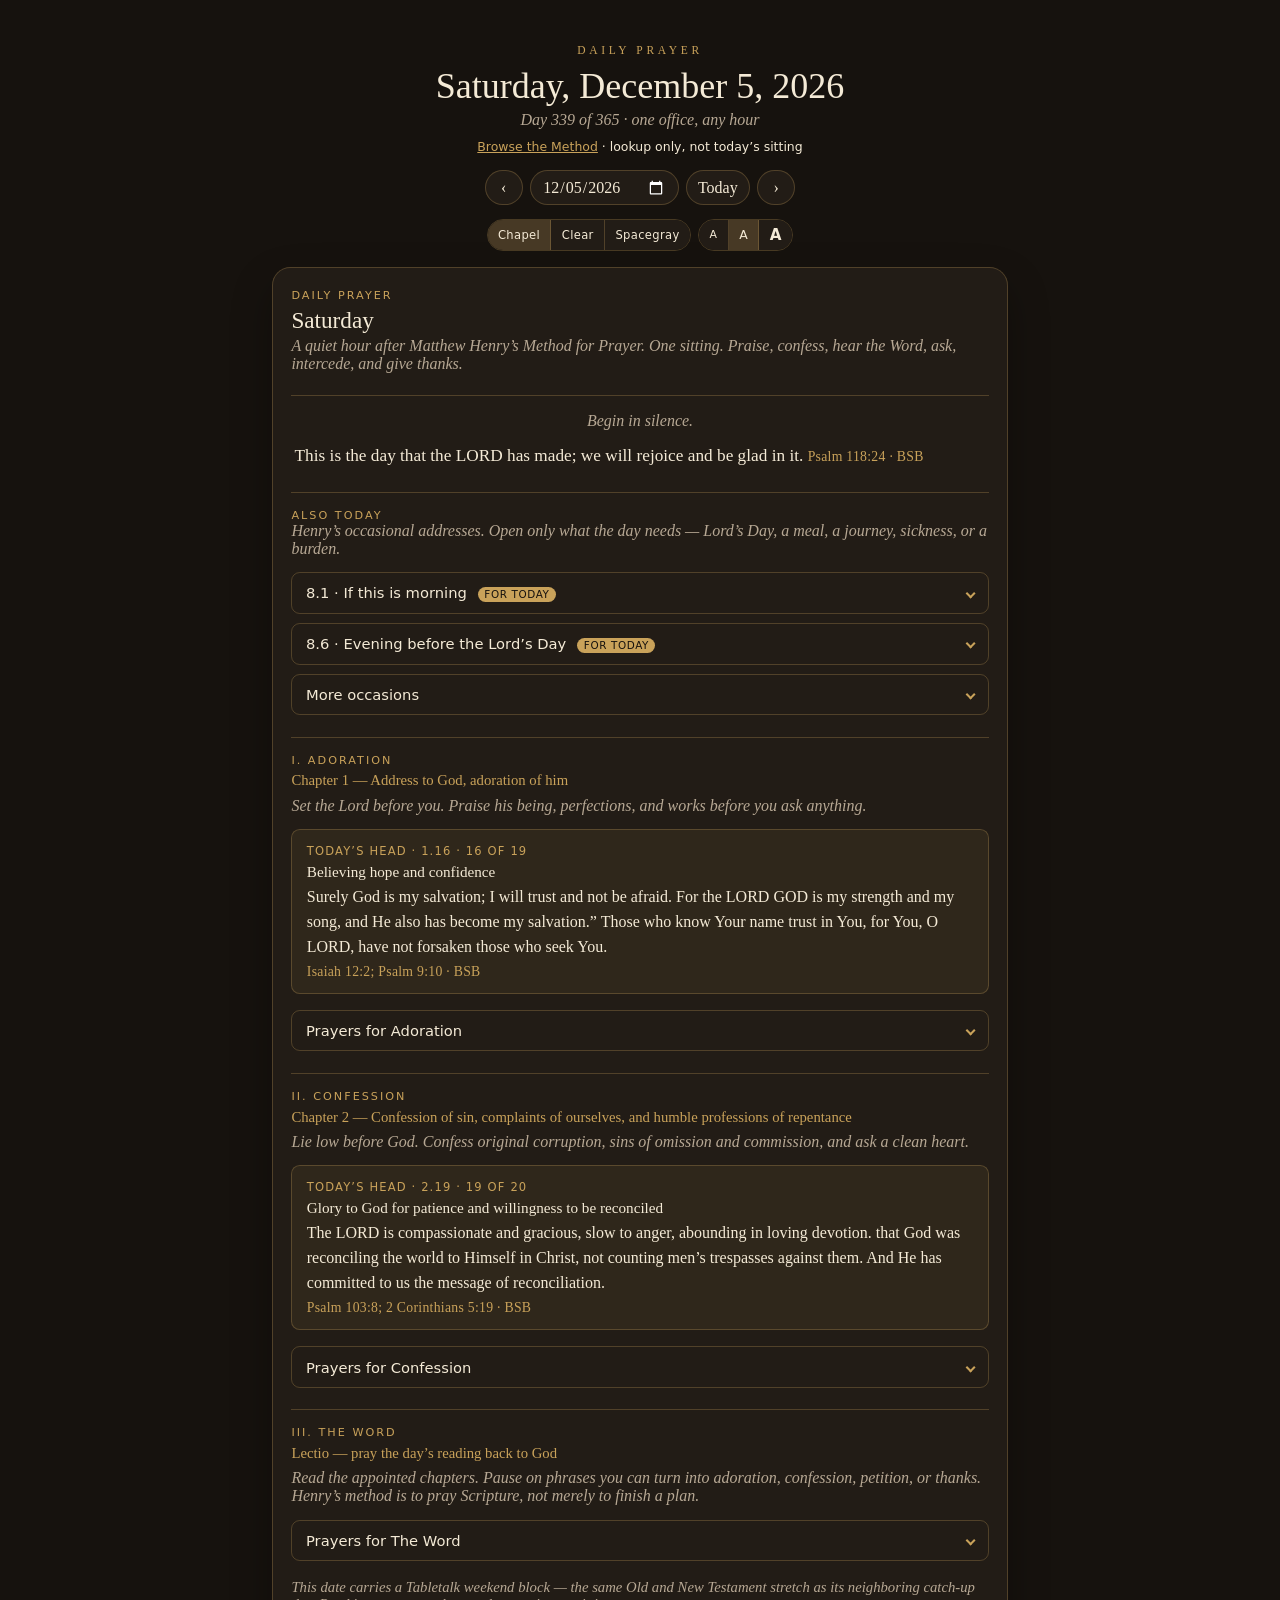
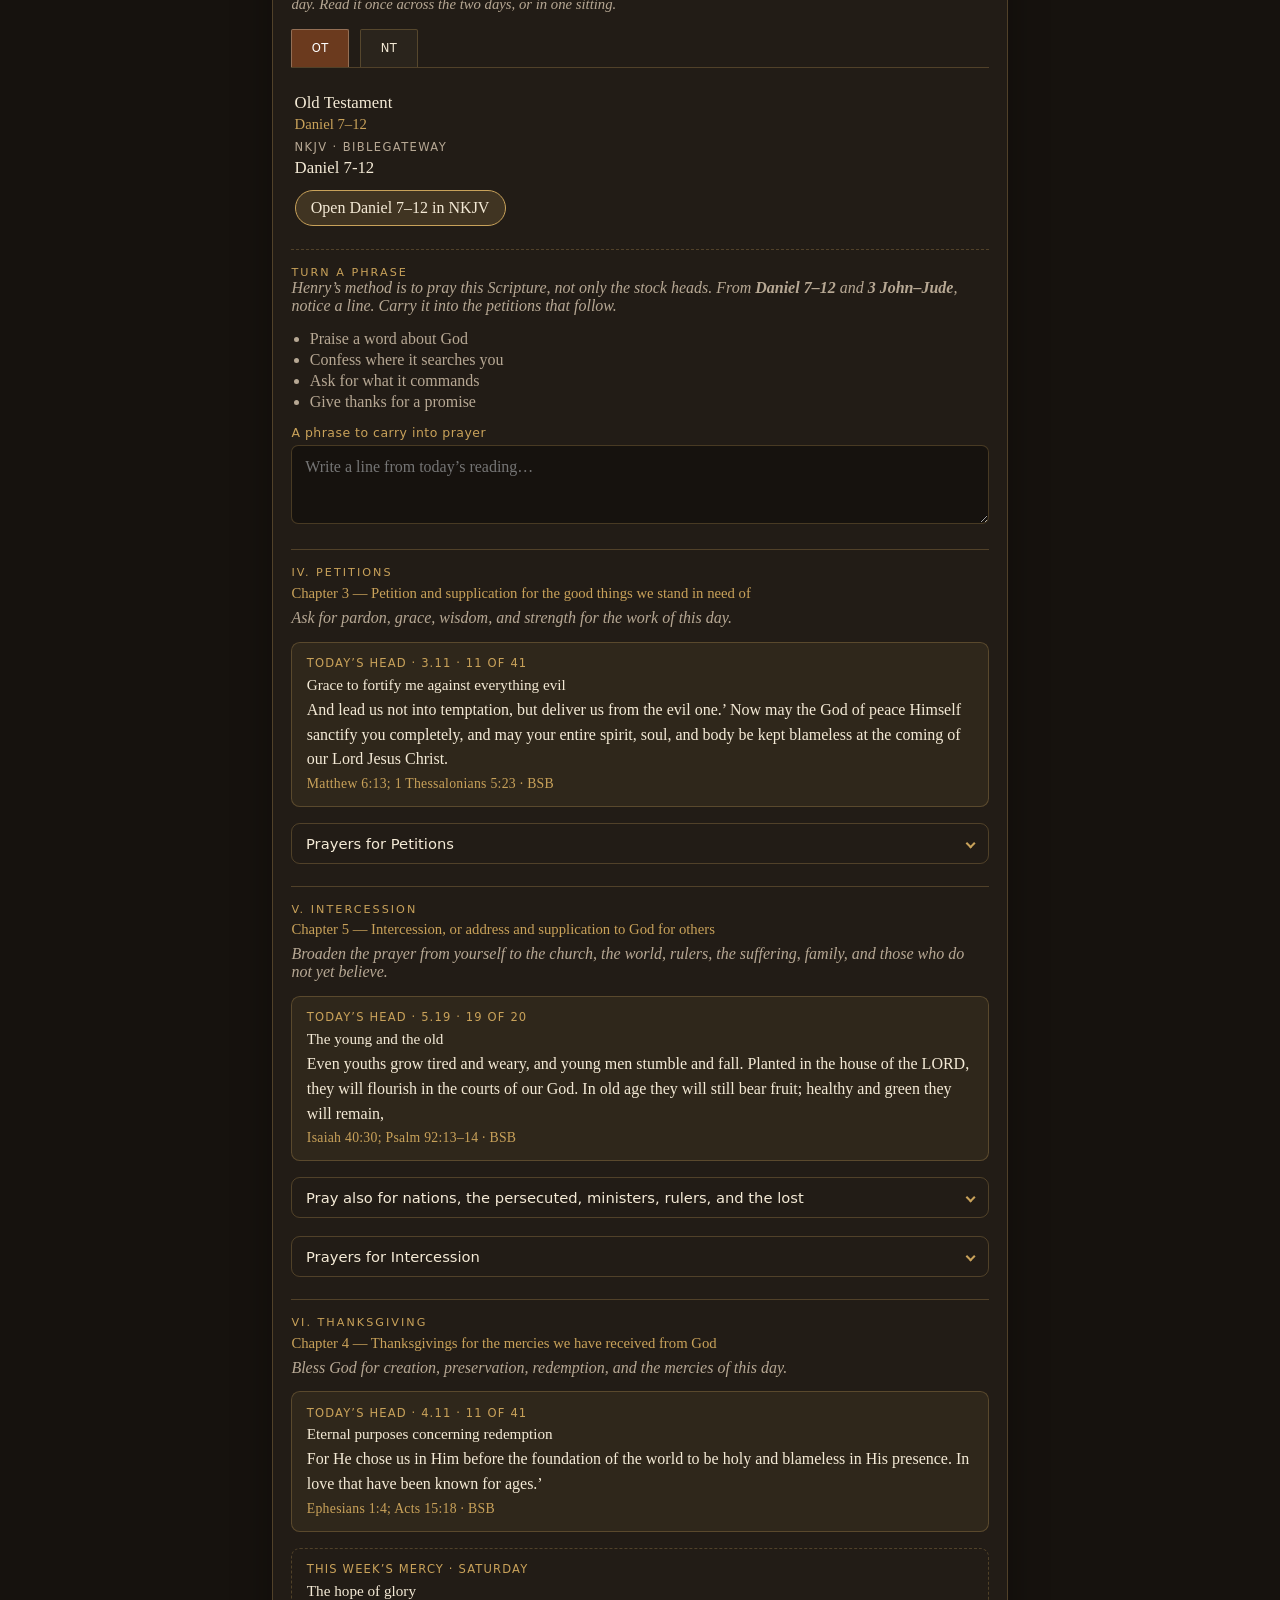
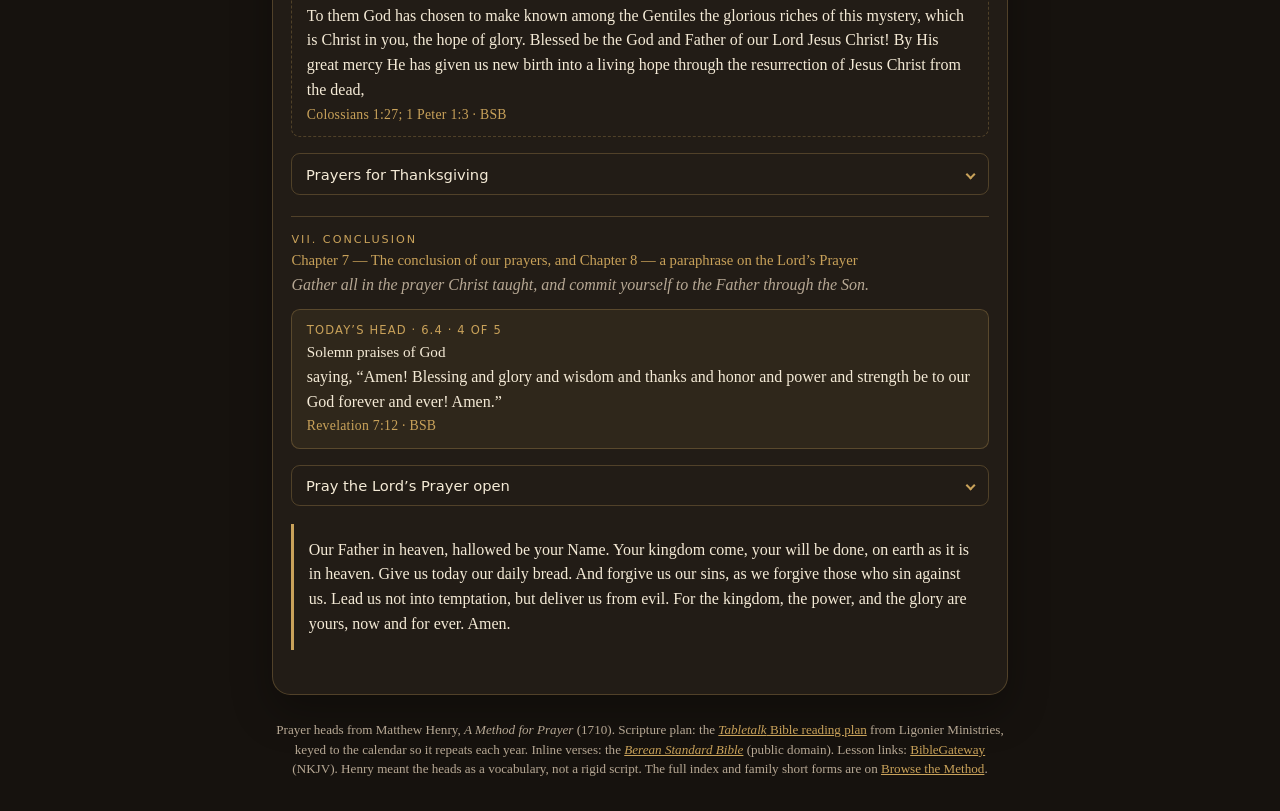
<file: web/index.html>
<!DOCTYPE html>
<html lang="en">
<head>
  <meta charset="utf-8">
  <meta name="viewport" content="width=device-width, initial-scale=1, viewport-fit=cover">
  <meta name="theme-color" content="#1a1612">
  <meta name="description" content="A daily prayer office after Matthew Henry’s Method, with a year-repeating Bible-in-a-year reading plan.">
  <title>Daily Prayer</title>
  <link rel="manifest" href="manifest.webmanifest">
  <link rel="icon" href="icons/icon.svg" type="image/svg+xml">
  <link rel="apple-touch-icon" href="icons/icon.svg">
  <script>
    (function () {
      const root = document.documentElement;
      let theme = localStorage.getItem("dp-theme") || "chapel";
      if (!["chapel", "clear", "spacegray"].includes(theme)) theme = "chapel";
      root.dataset.theme = theme;
      root.dataset.size = localStorage.getItem("dp-size") || "md";
    })();
  </script>
  <link rel="stylesheet" href="styles.css">
</head>
<body>
  <div class="app">
    <header class="masthead">
      <p class="brand">Daily Prayer</p>
      <h1 id="civil-date">Loading…</h1>
      <p id="progress" class="progress"></p>
      <p class="mast-link"><a href="method.html">Browse the Method</a> · lookup only, not today’s sitting</p>
      <div class="date-nav">
        <button type="button" id="prev-day" aria-label="Previous day">‹</button>
        <input type="date" id="date-input" aria-label="Choose date">
        <button type="button" id="today">Today</button>
        <button type="button" id="next-day" aria-label="Next day">›</button>
      </div>
      <div class="appearance" role="toolbar" aria-label="Reading appearance">
        <div class="appearance__group" role="group" aria-label="Theme">
          <button type="button" data-theme="chapel" title="Chapel">Chapel</button>
          <button type="button" data-theme="clear" title="Clear reading">Clear</button>
          <button type="button" data-theme="spacegray" title="Spacegray">Spacegray</button>
        </div>
        <div class="appearance__group appearance__sizes" role="group" aria-label="Text size">
          <button type="button" data-size="sm" title="Smaller text">A</button>
          <button type="button" data-size="md" title="Medium text">A</button>
          <button type="button" data-size="lg" title="Larger text">A</button>
        </div>
      </div>
    </header>

    <main id="office" class="office"></main>

    <footer class="colophon">
      Prayer heads from Matthew Henry, <cite>A Method for Prayer</cite> (1710).
      Scripture plan: the <a href="https://www.ligonier.org/posts/bible-reading-plans"><cite>Tabletalk</cite> Bible reading plan</a> from Ligonier Ministries, keyed to the calendar so it repeats each year.
      Inline verses: the <a href="https://bereanbible.com/"><cite>Berean Standard Bible</cite></a> (public domain).
      Lesson links: <a href="https://www.biblegateway.com/">BibleGateway</a> (NKJV).
      Henry meant the heads as a vocabulary, not a rigid script.
      The full index and family short forms are on <a href="method.html">Browse the Method</a>.
    </footer>
  </div>

  <script src="js/bible.js"></script>
  <script src="js/app.js"></script>
</body>
</html>
</file>
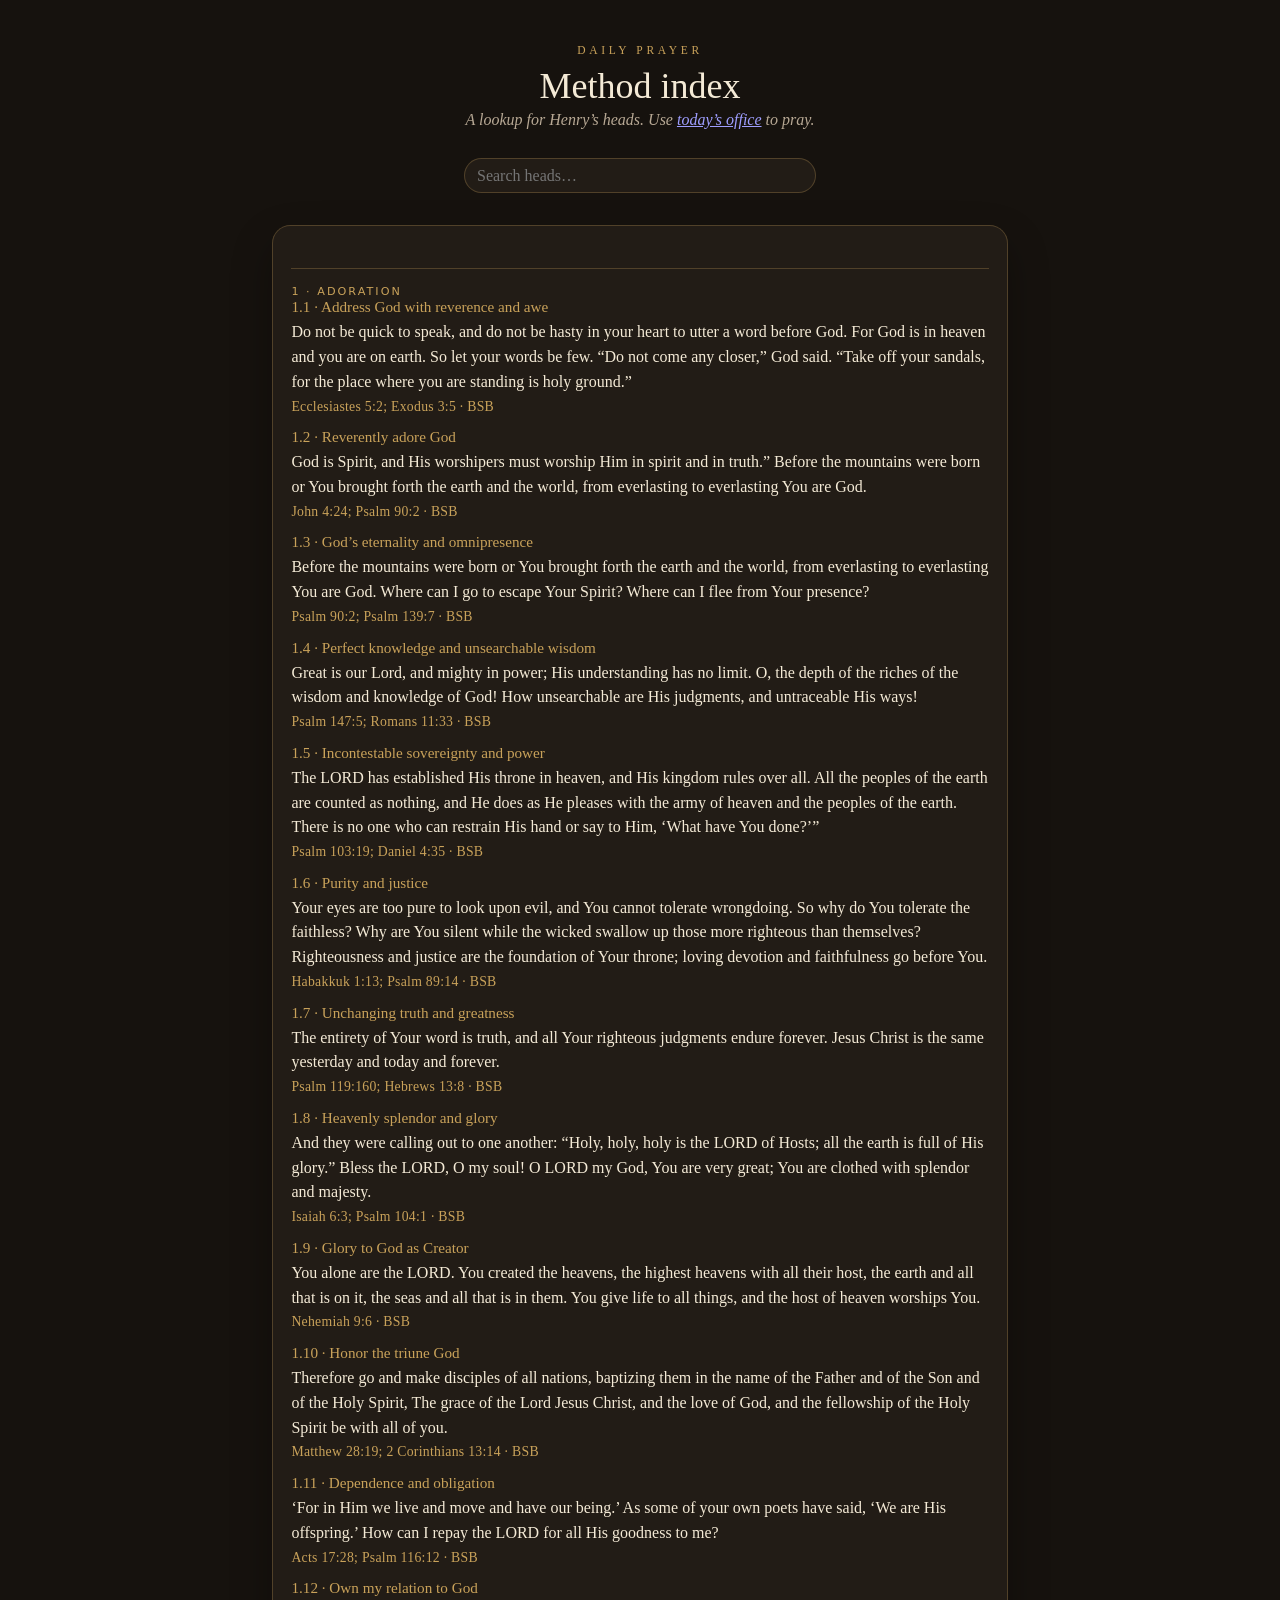
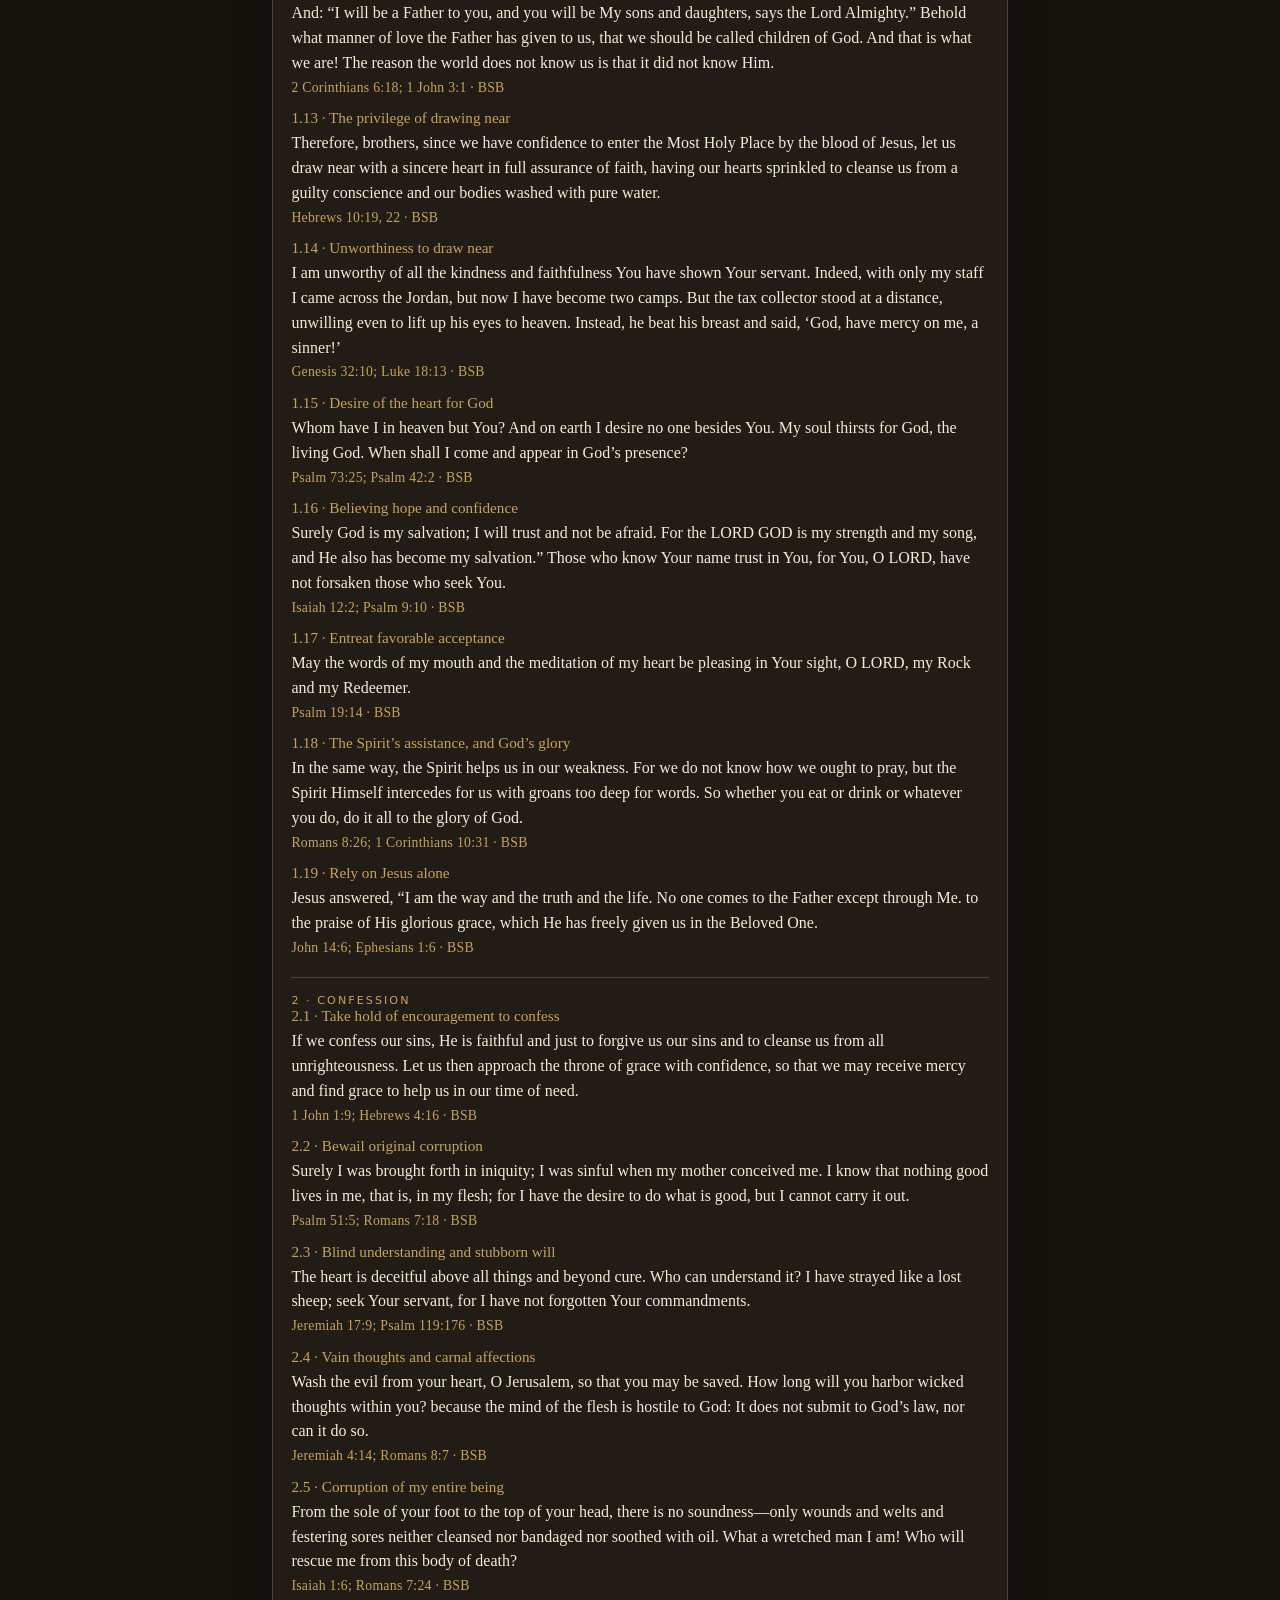
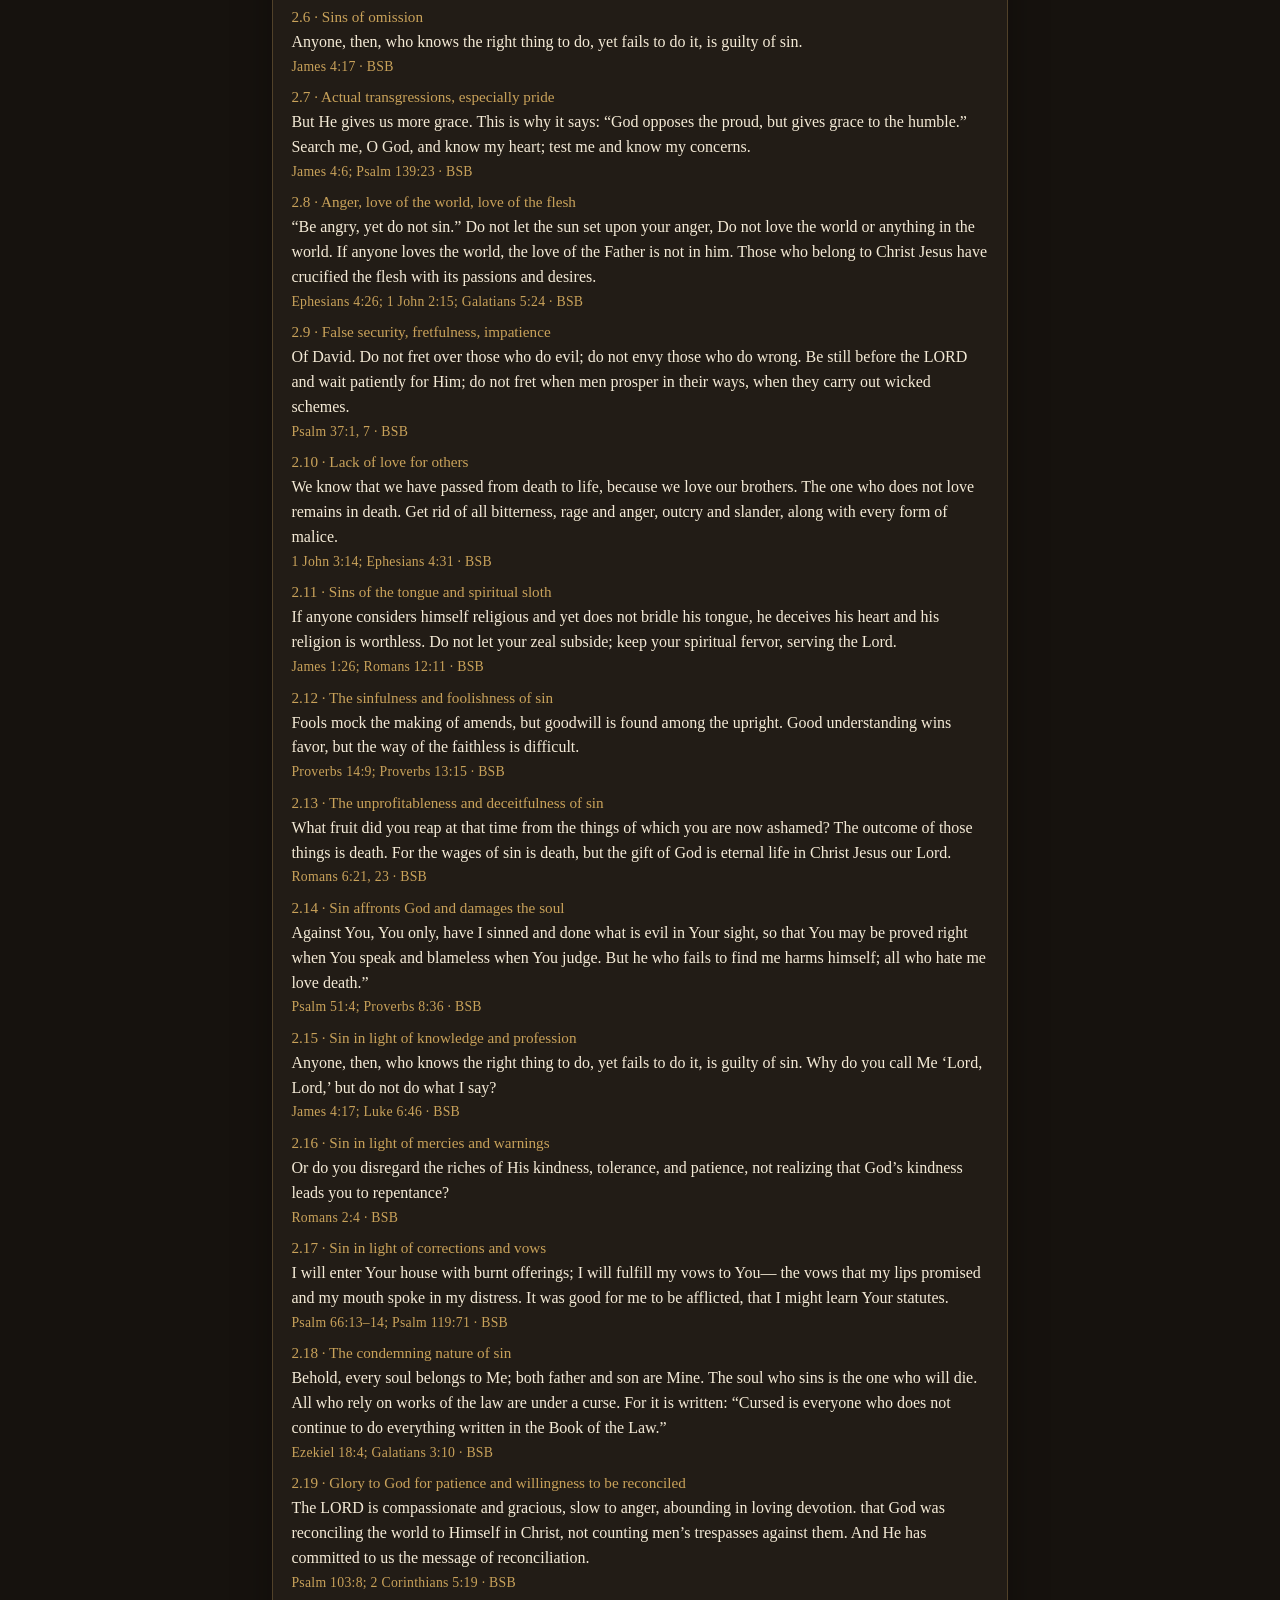
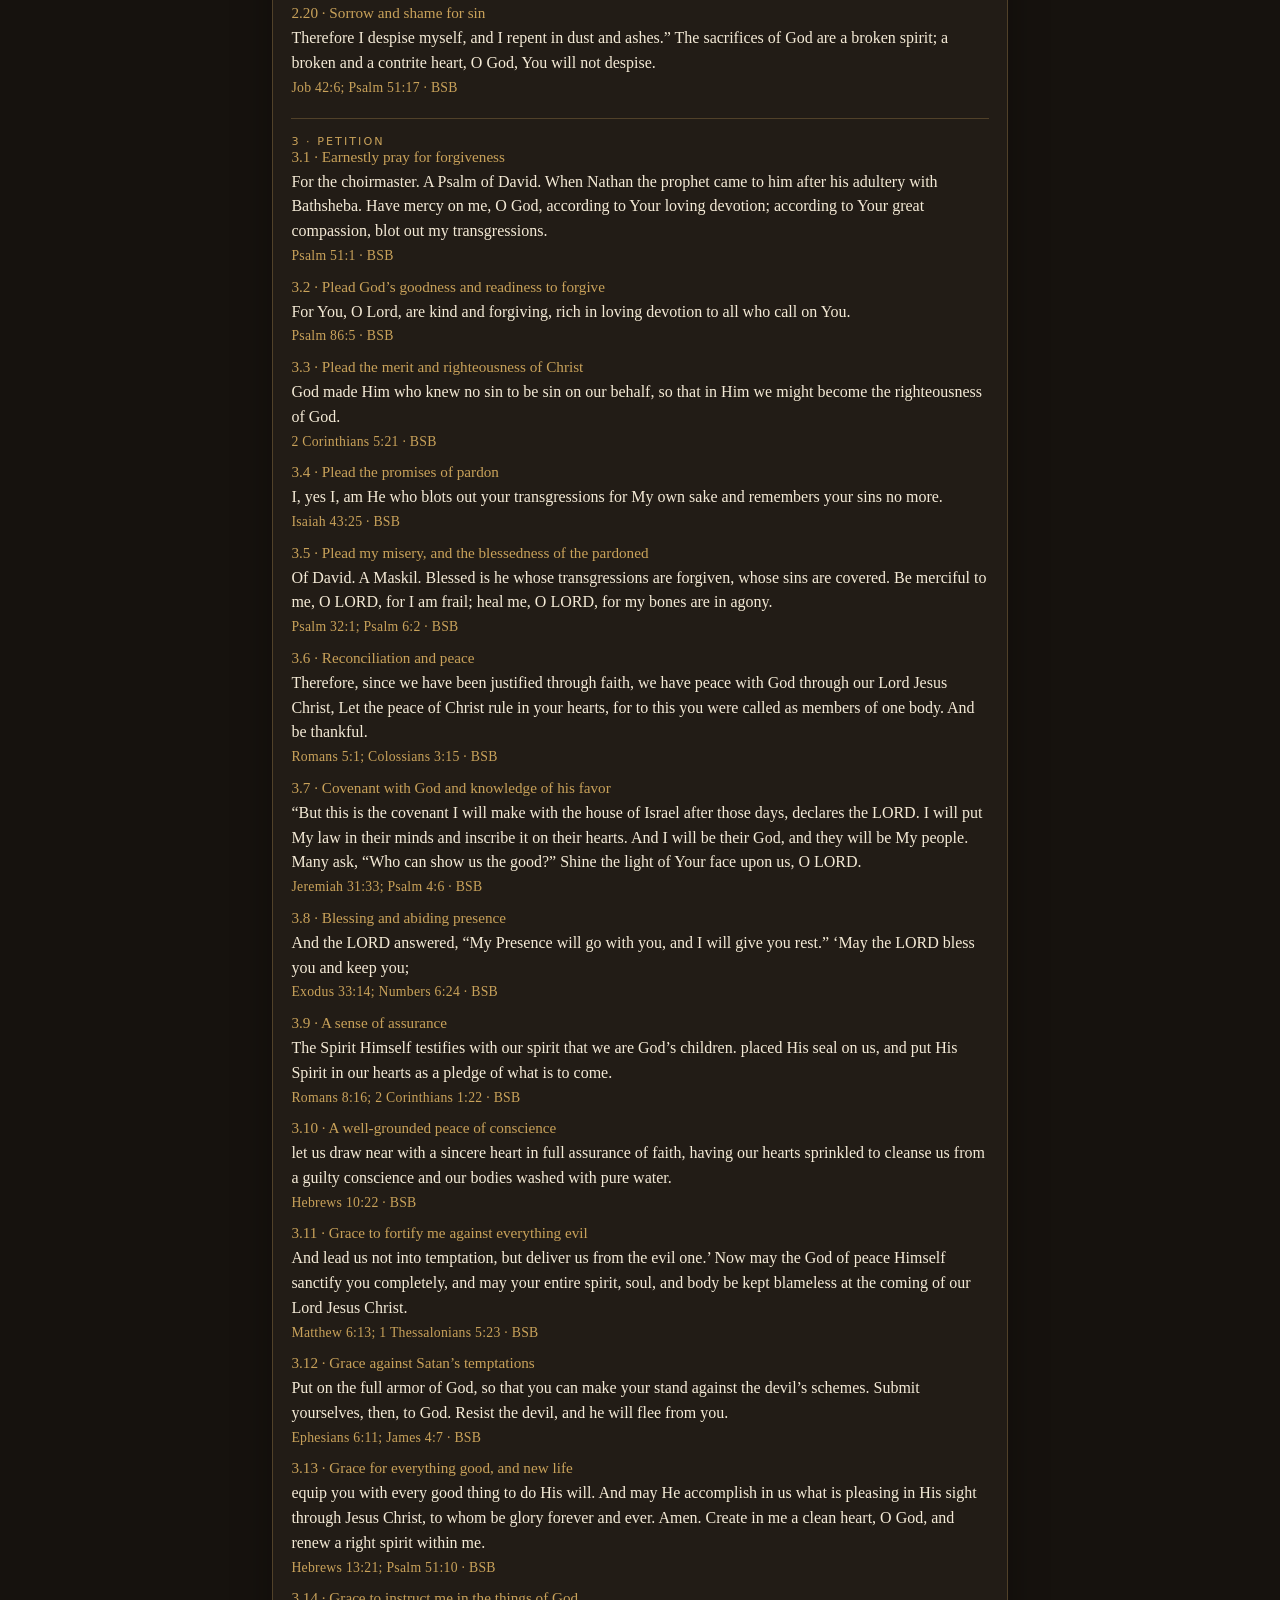
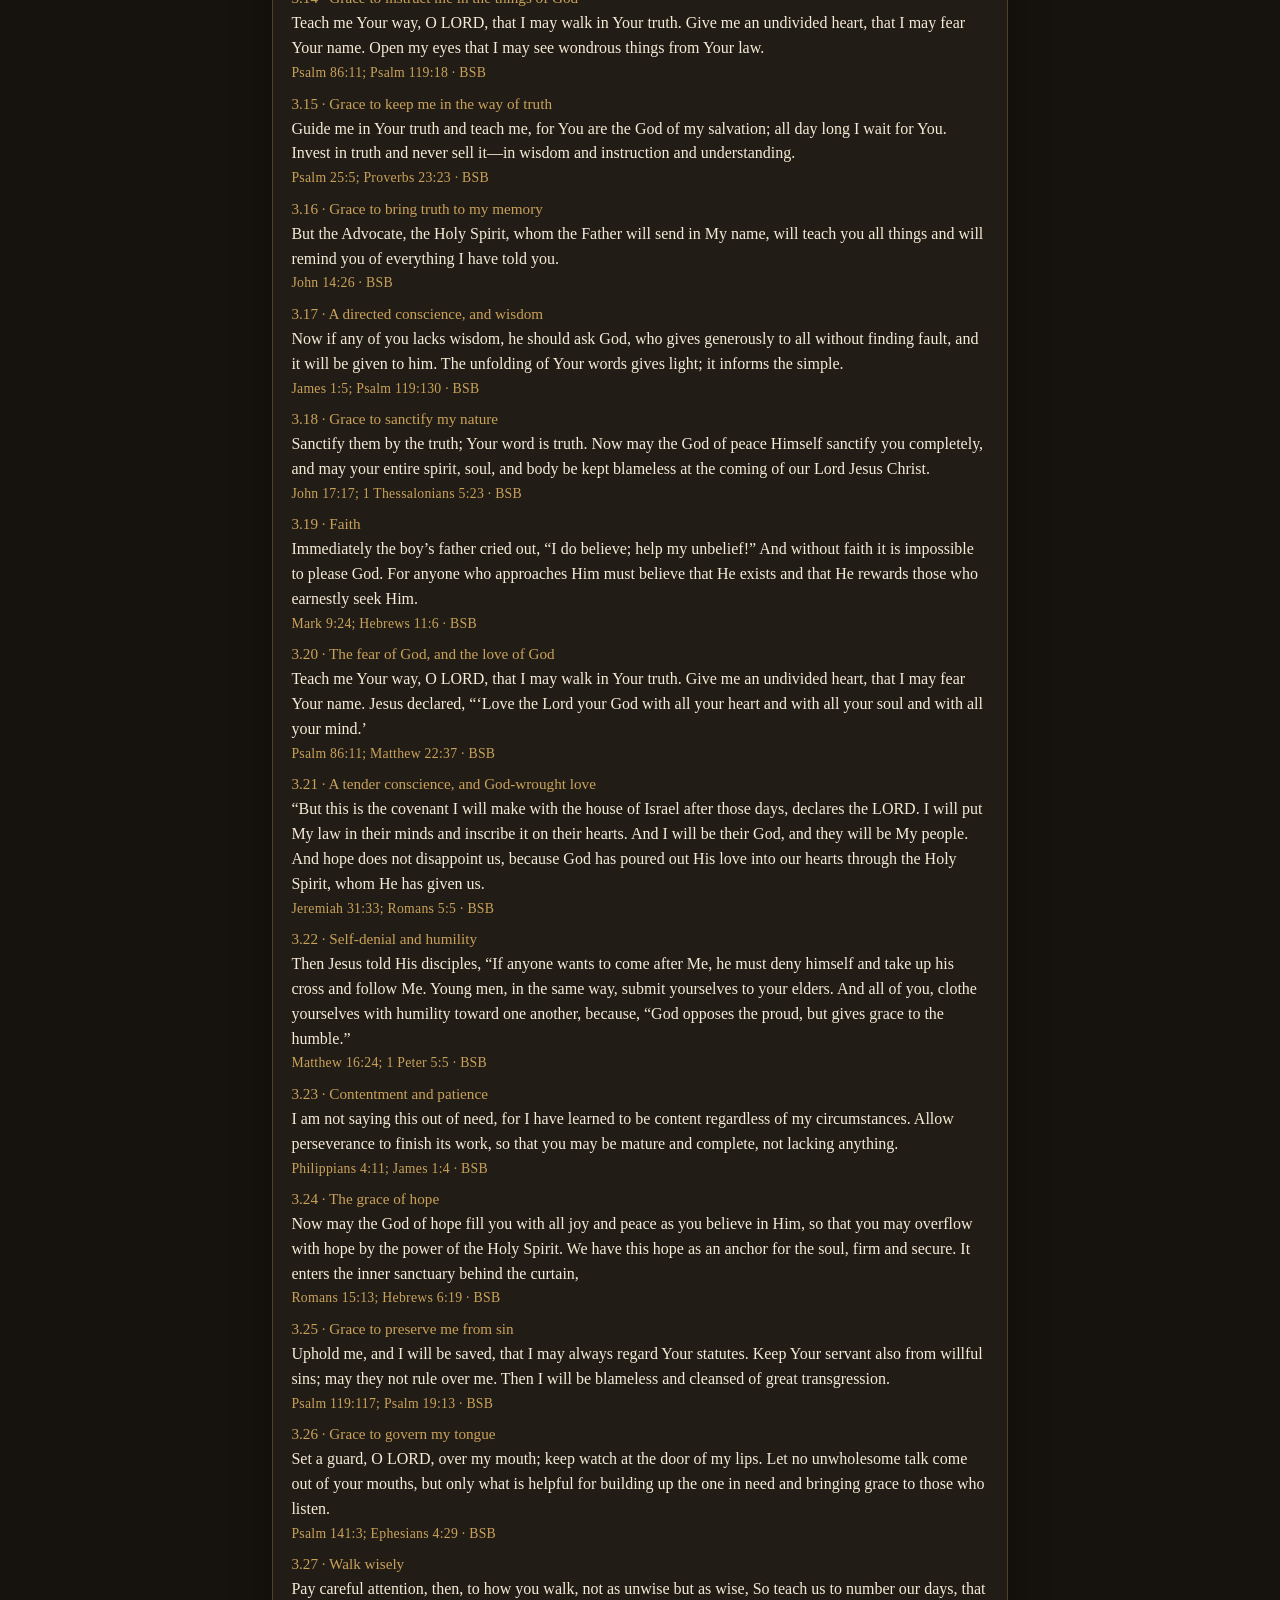
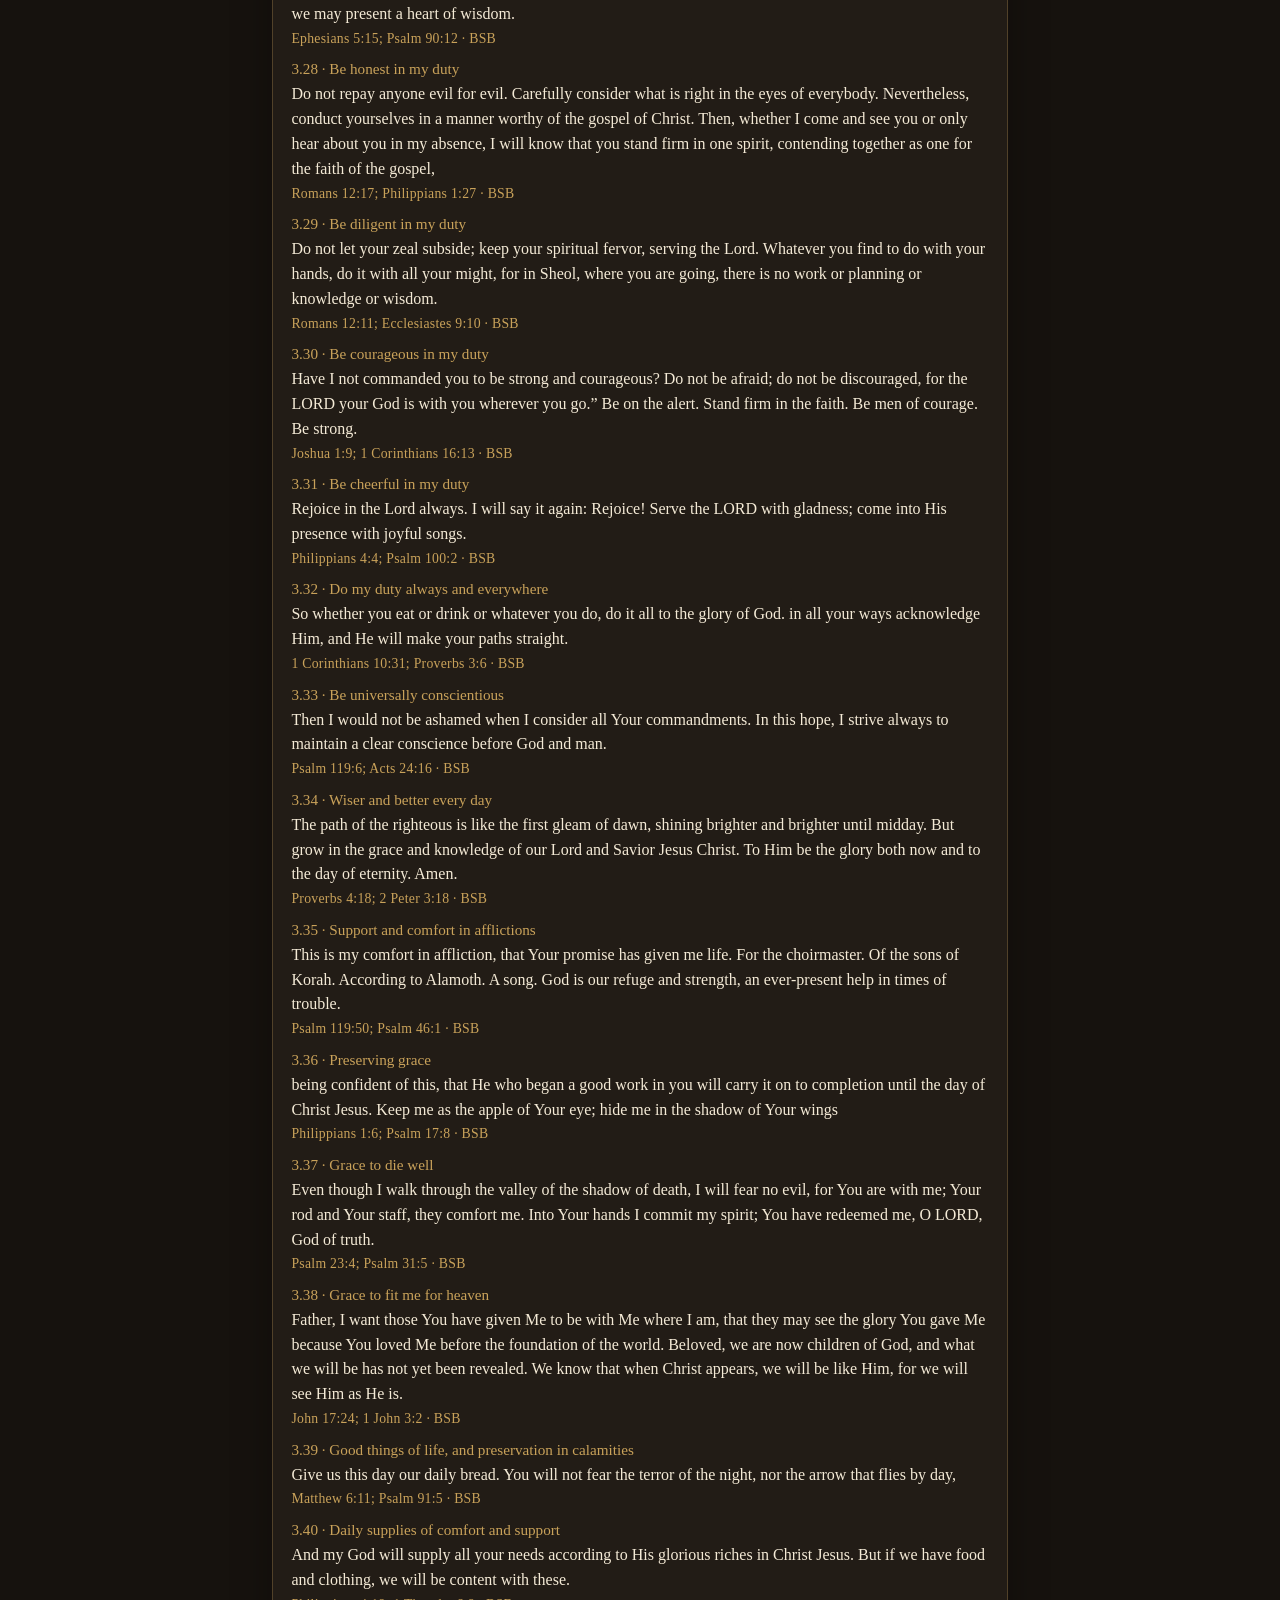
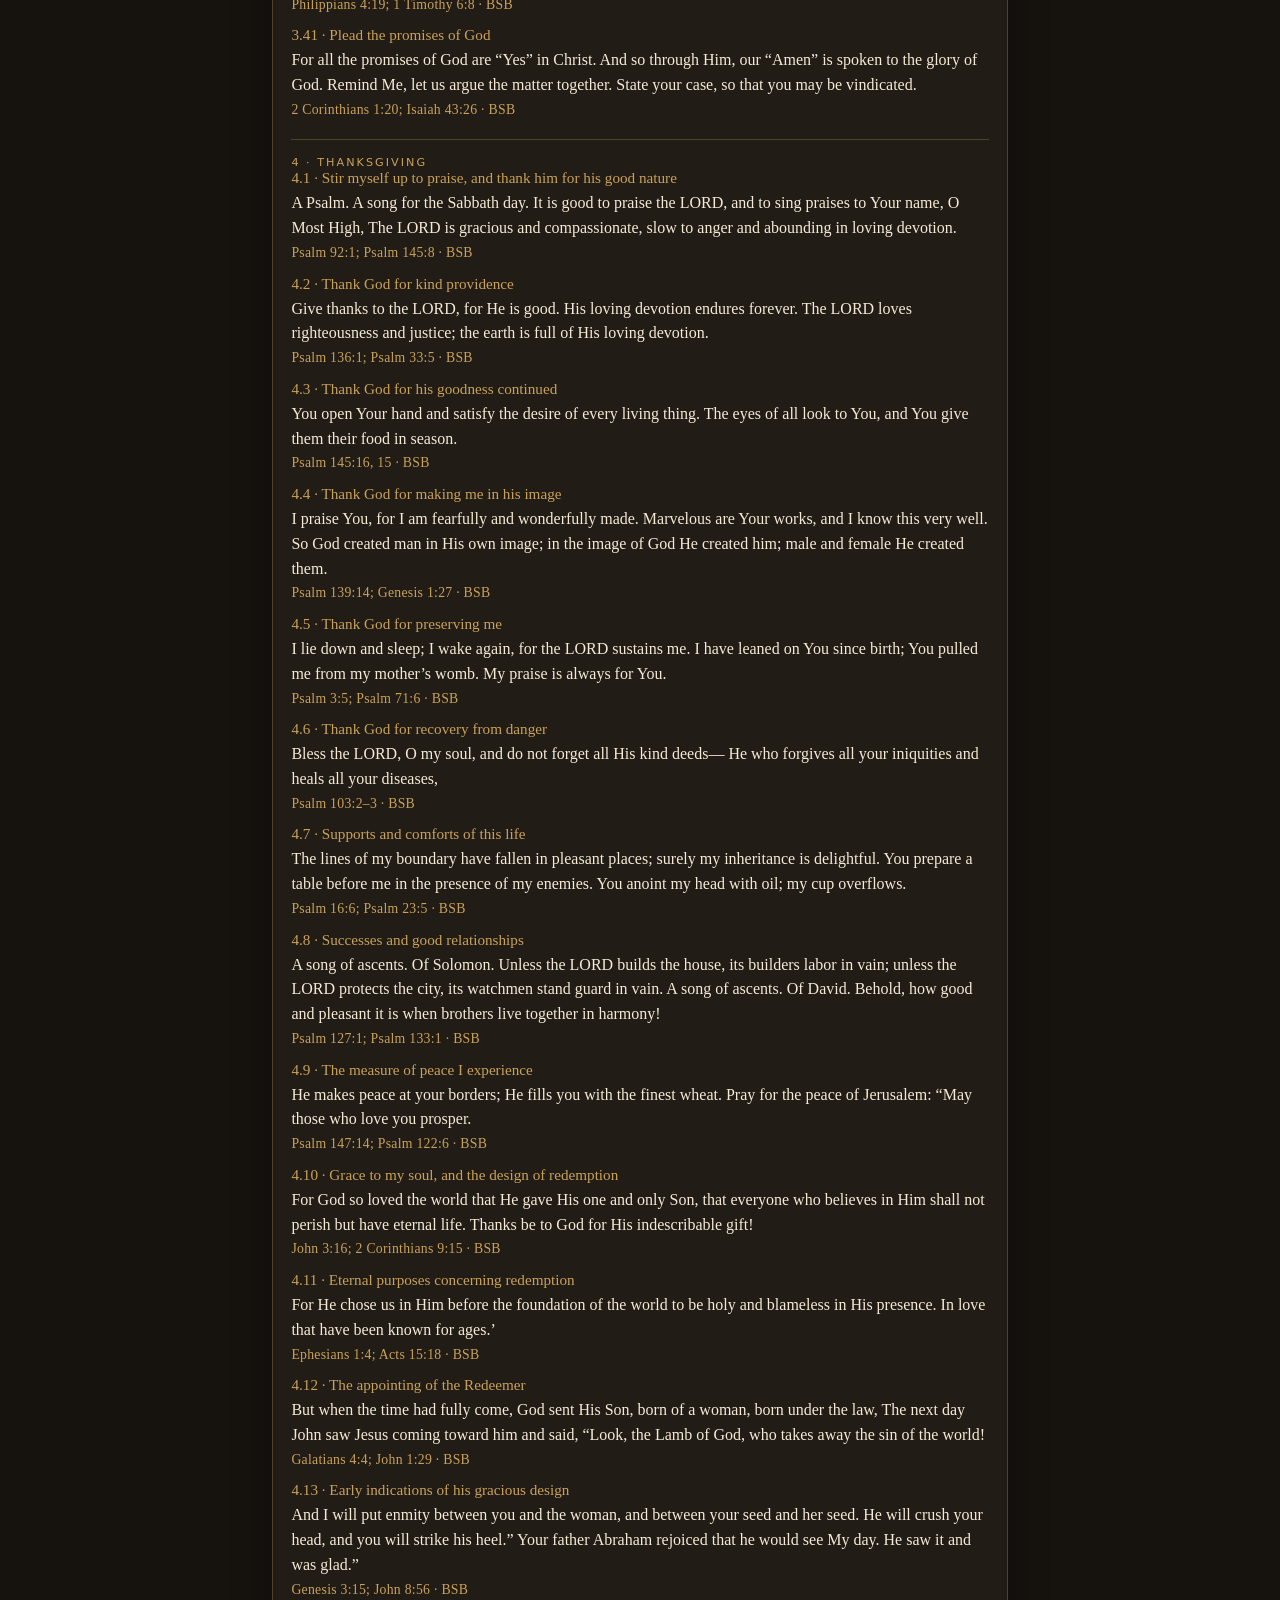
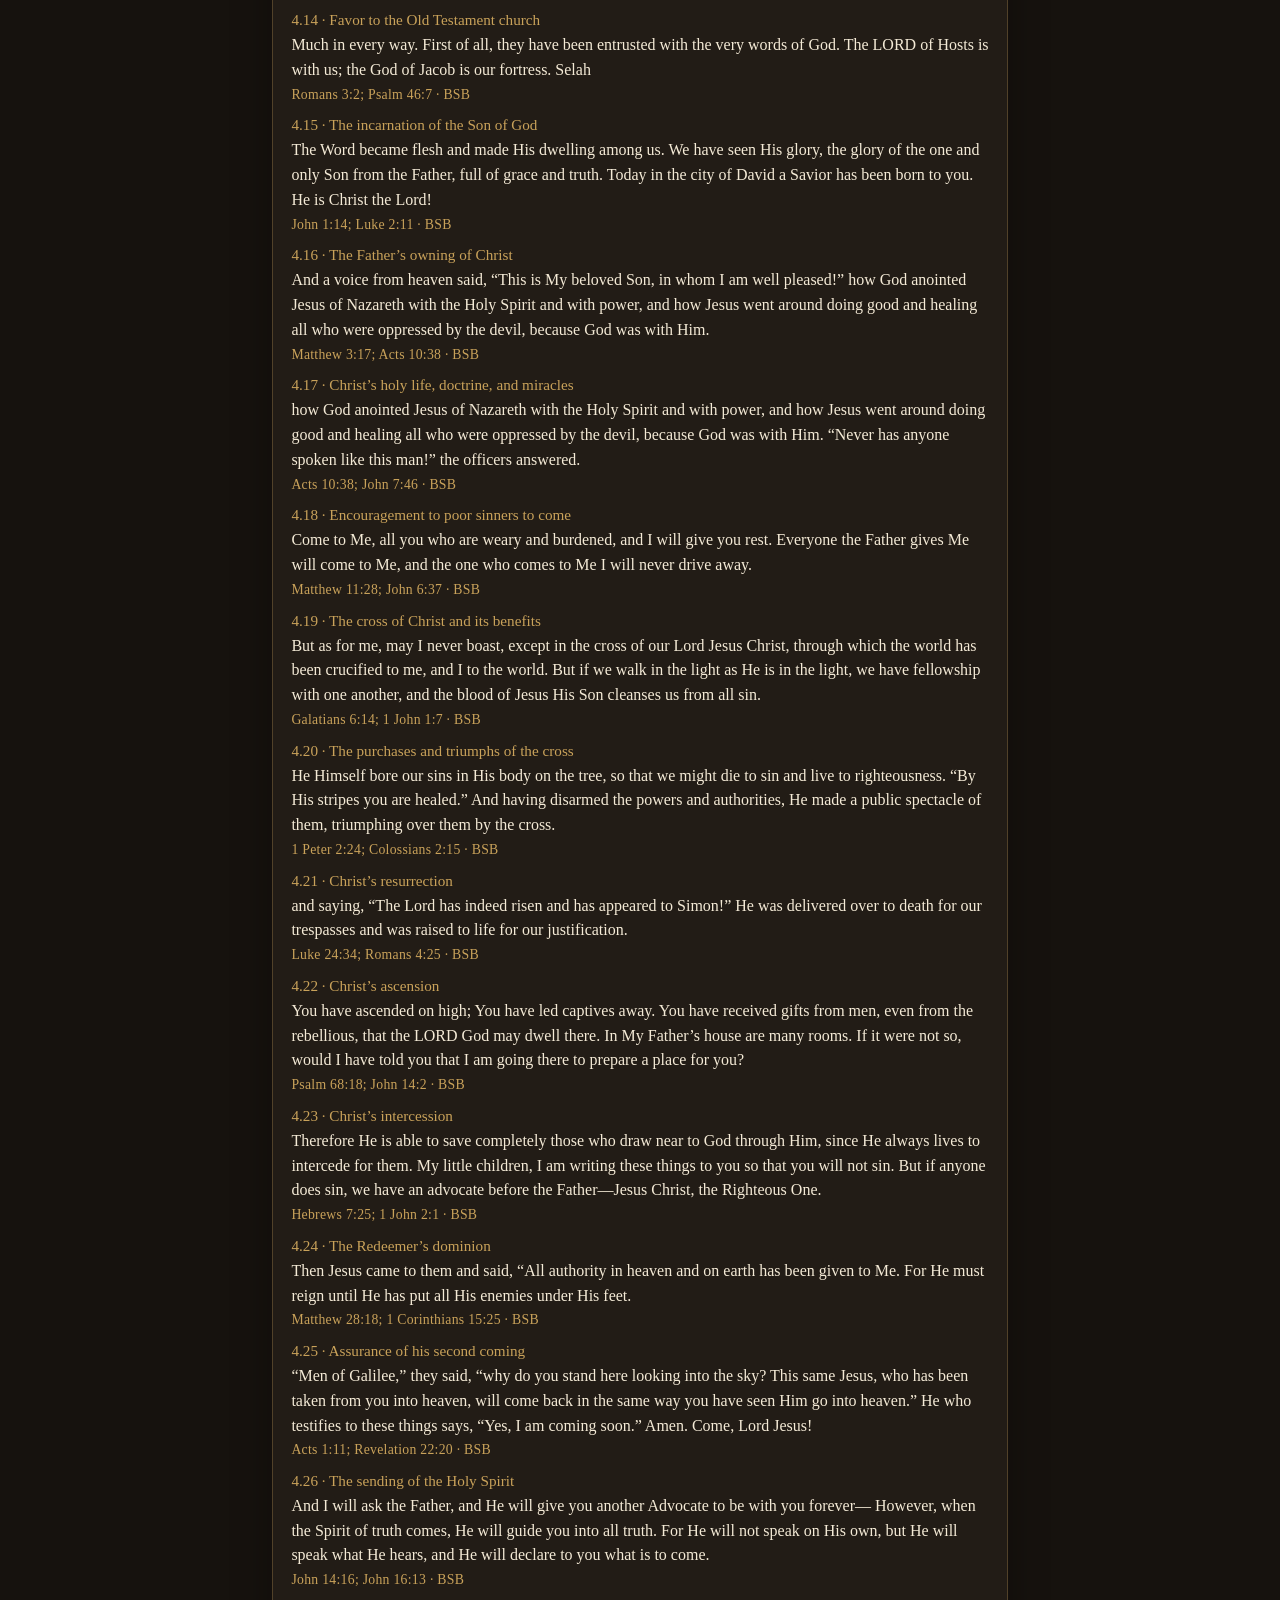
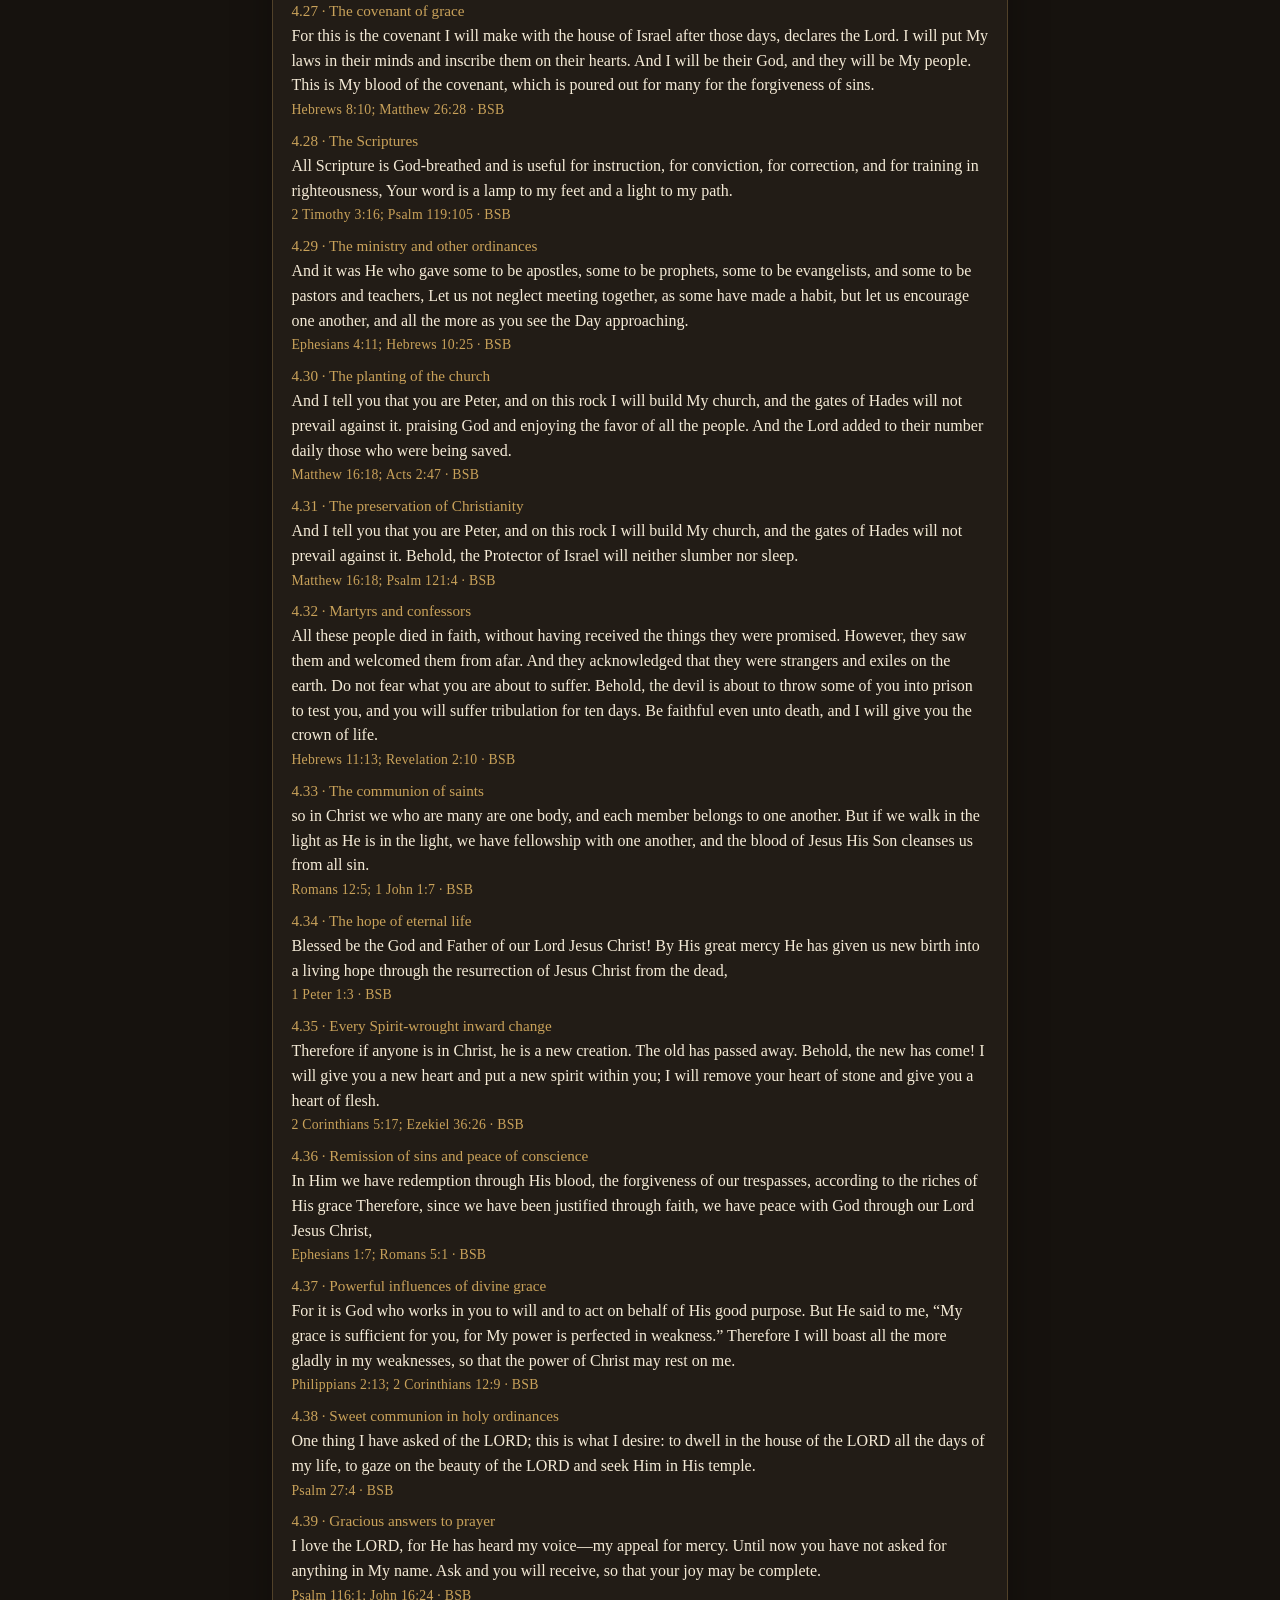
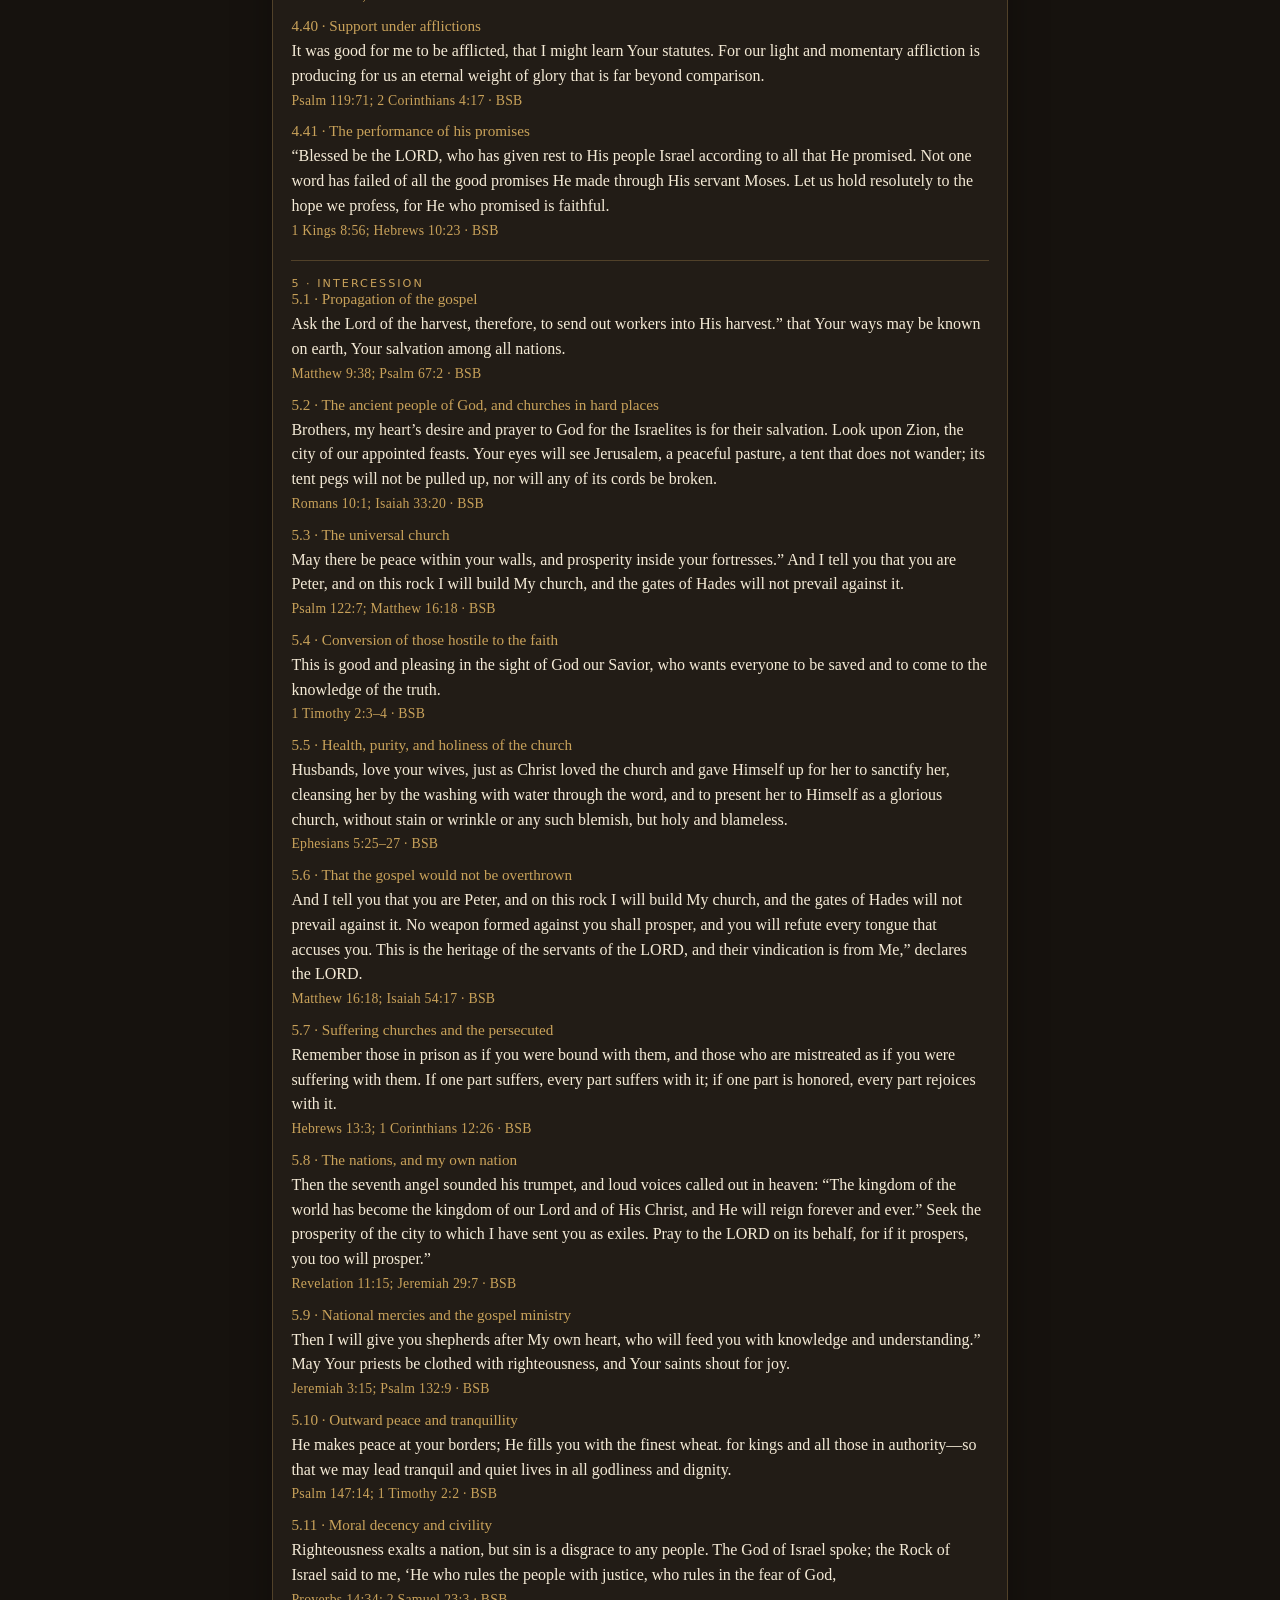
<file: web/method.html>
<!DOCTYPE html>
<html lang="en">
<head>
  <meta charset="utf-8">
  <meta name="viewport" content="width=device-width, initial-scale=1, viewport-fit=cover">
  <meta name="theme-color" content="#1a1612">
  <meta name="description" content="Browse Matthew Henry’s Method for Prayer by head. Lookup only — not the daily sitting.">
  <title>Method index · Daily Prayer</title>
  <link rel="manifest" href="manifest.webmanifest">
  <link rel="icon" href="icons/icon.svg" type="image/svg+xml">
  <script>
    (function () {
      const root = document.documentElement;
      let theme = localStorage.getItem("dp-theme") || "chapel";
      if (!["chapel", "clear", "spacegray"].includes(theme)) theme = "chapel";
      root.dataset.theme = theme;
      root.dataset.size = localStorage.getItem("dp-size") || "md";
    })();
  </script>
  <link rel="stylesheet" href="styles.css">
</head>
<body>
  <div class="app">
    <header class="masthead">
      <p class="brand">Daily Prayer</p>
      <h1>Method index</h1>
      <p class="progress">A lookup for Henry’s heads. Use <a href="./">today’s office</a> to pray.</p>
      <p>
        <input type="search" id="lookup" class="lookup" placeholder="Search heads…" aria-label="Search Method heads">
      </p>
    </header>
    <main id="catalog" class="office"></main>
    <footer class="colophon">
      <a href="./">Back to today’s office</a>.
      Family short forms and the full index stay here, not in the daily sitting.
      Matthew Henry, <cite>A Method for Prayer</cite> (1710).
      Inline verses: <cite>Berean Standard Bible</cite> (public domain).
    </footer>
  </div>
  <script src="js/bible.js"></script>
  <script src="js/lookup.js"></script>
</body>
</html>
</file>
<file: web/styles.css>
:root,
html[data-theme="chapel"] {
  --bg: #16120e;
  --bg-raise: #221c16;
  --ink: #f4ead6;
  --muted: #b7a894;
  --accent: #c9a25a;
  --accent-dim: #8b6d36;
  --rule: rgba(201, 162, 90, 0.28);
  --danger: #9a3a32;
  --shadow: 0 18px 40px rgba(0, 0, 0, 0.28);
  --tab: #2a241c;
  --tab-active: #6b3a1e;
  --font: "Iowan Old Style", Palatino, "Palatino Linotype", "Times New Roman", serif;
  --ui: ui-sans-serif, system-ui, sans-serif;
  --scheme: dark;
  color-scheme: dark;
}

html[data-theme="clear"] {
  --bg: #f4f1ea;
  --bg-raise: #fffdf8;
  --ink: #1d1c19;
  --muted: #5b574f;
  --accent: #23415f;
  --accent-dim: #4a6780;
  --rule: #d7d0c3;
  --danger: #9a2f2f;
  --shadow: 0 10px 28px rgba(40, 32, 18, 0.08);
  --tab: #eee;
  --tab-active: #500;
  --font: "Segoe UI", "Source Sans 3", system-ui, sans-serif;
  --ui: "Segoe UI", system-ui, sans-serif;
  --scheme: light;
  color-scheme: light;
}

html[data-theme="spacegray"] {
  --bg: #181c24;
  --bg-raise: #242933;
  --ink: #e8edf4;
  --muted: #aeb6c2;
  --accent: #a3b8cc;
  --accent-dim: #8096aa;
  --rule: rgba(174, 182, 194, 0.28);
  --danger: #e07a82;
  --shadow: 0 18px 40px rgba(8, 10, 14, 0.4);
  --tab: #444;
  --tab-active: #3d5568;
  --font: Palatino, "Palatino Linotype", "Iowan Old Style", "Times New Roman", serif;
  --ui: ui-sans-serif, system-ui, sans-serif;
  --scheme: dark;
  color-scheme: dark;
}

html[data-size="sm"] { --type: 0.9; }
html[data-size="md"] { --type: 1; }
html[data-size="lg"] { --type: 1.2; }

* { box-sizing: border-box; }

html, body {
  margin: 0;
  min-height: 100%;
  background: var(--bg);
  color: var(--ink);
  font-family: var(--font);
  font-size: calc(16px * var(--type, 1));
}

html[data-theme="chapel"] body,
html[data-theme="spacegray"] body {
  background:
    radial-gradient(1200px 500px at 50% -10%, color-mix(in srgb, var(--accent) 14%, transparent), transparent 55%),
    var(--bg);
}

body {
  padding: 1.25rem 1rem calc(2rem + env(safe-area-inset-bottom));
}

.app {
  max-width: 46rem;
  margin: 0 auto;
}

.masthead {
  text-align: center;
  padding: 1.5rem 0 1rem;
}

.brand {
  margin: 0;
  letter-spacing: 0.32em;
  text-transform: uppercase;
  font-size: 0.72rem;
  color: var(--accent);
}

.masthead h1 {
  margin: 0.55rem 0 0.25rem;
  font-weight: 500;
  font-size: clamp(1.6rem, 4vw, 2.25rem);
}

.progress {
  margin: 0.15rem 0 0;
  color: var(--muted);
  font-style: italic;
}

.date-nav {
  display: flex;
  justify-content: center;
  gap: 0.45rem;
  margin-top: 1rem;
}

.date-nav button,
.date-nav input,
.appearance button,
.lesson-link,
.option-selector {
  font: inherit;
  color: var(--ink);
  background: var(--bg-raise);
  border: 1px solid var(--rule);
}

.date-nav button,
.appearance button,
.lesson-link,
.option-selector {
  cursor: pointer;
}

.date-nav button {
  min-width: 2.4rem;
  padding: 0.45rem 0.7rem;
  border-radius: 999px;
}

.date-nav input[type="date"] {
  border-radius: 999px;
  padding: 0.4rem 0.7rem;
}

.appearance {
  display: flex;
  flex-wrap: wrap;
  justify-content: center;
  gap: 0.45rem;
  margin-top: 0.85rem;
}

.appearance__group {
  display: flex;
  overflow: hidden;
  border-radius: 999px;
  border: 1px solid var(--rule);
}

.appearance__group button {
  border: 0;
  border-right: 1px solid var(--rule);
  border-radius: 0;
  padding: 0.38rem 0.65rem;
  font-family: var(--ui);
  font-size: 0.72rem;
  letter-spacing: 0.03em;
}

.appearance__group button:last-child { border-right: 0; }

.appearance button.is-active {
  background: color-mix(in srgb, var(--accent) 22%, var(--bg-raise));
}

.appearance__sizes button:nth-child(1) { font-size: 0.68rem; }
.appearance__sizes button:nth-child(2) { font-size: 0.78rem; }
.appearance__sizes button:nth-child(3) { font-size: 0.95rem; font-weight: 600; }

.office {
  background: var(--bg-raise);
  border: 1px solid var(--rule);
  border-radius: 1.15rem;
  padding: 1.3rem 1.15rem 1.7rem;
  box-shadow: var(--shadow);
}

.office-head { margin-bottom: 1rem; }

.eyebrow {
  margin: 0;
  color: var(--accent);
  letter-spacing: 0.18em;
  text-transform: uppercase;
  font-size: 0.7rem;
  font-family: var(--ui);
}

.office-head h2 {
  margin: 0.35rem 0 0.2rem;
  font-size: 1.45rem;
  font-weight: 500;
}

.lede {
  margin: 0;
  color: var(--muted);
  font-style: italic;
}

.opening,
.block {
  margin: 1.35rem 0 0;
  padding-top: 1rem;
  border-top: 1px solid var(--rule);
}

.silence {
  margin: 0 0 0.85rem;
  color: var(--muted);
  font-style: italic;
  text-align: center;
}

.sentence {
  margin: 0;
  padding: 0 0.2rem;
  line-height: 1.55;
  font-size: 1.08rem;
}

.sentence cite,
.prompt cite {
  color: var(--accent);
  font-style: normal;
  font-size: 0.86rem;
  letter-spacing: 0.02em;
}

.chapter {
  margin: 0.35rem 0 0.45rem;
  color: var(--accent);
  font-size: 0.92rem;
}

.movement {
  margin: 0 0 0.9rem;
  color: var(--muted);
  font-style: italic;
}

.rollup {
  margin: 0.85rem 0 1.1rem;
  border: 1px solid var(--rule);
  border-radius: 0.55rem;
  overflow: hidden;
}

.rollup__toggle {
  display: flex;
  align-items: center;
  justify-content: space-between;
  width: 100%;
  margin: 0;
  padding: 0.7rem 0.85rem;
  font-family: var(--ui);
  font-size: 0.92rem;
  text-align: left;
  color: var(--ink);
  background: transparent;
  border: 0;
  cursor: pointer;
}

.rollup__toggle:hover,
.rollup__toggle:focus-visible {
  background: color-mix(in srgb, var(--accent) 10%, transparent);
}

.rollup__chevron {
  width: 0.45rem;
  height: 0.45rem;
  border-right: 2px solid var(--accent);
  border-bottom: 2px solid var(--accent);
  transform: rotate(45deg);
  transition: transform 0.2s ease;
}

.rollup__item[aria-expanded="true"] .rollup__chevron {
  transform: rotate(225deg);
}

.rollup__body {
  display: none;
  padding: 0 0.9rem 0.95rem;
}

.rollup__item[aria-expanded="true"] .rollup__body {
  display: block;
}

.rollup__verse {
  margin: 0 0 0.75rem;
  line-height: 1.55;
}

.rollup__verse:last-child { margin-bottom: 0; }

.rollup__verse cite {
  color: var(--accent);
  font-style: normal;
  font-size: 0.82rem;
}

.also {
  margin: 1.35rem 0 0;
  padding-top: 1rem;
  border-top: 1px solid var(--rule);
}

.also .rollup { margin: 0.55rem 0; }

.also__more .rollup { margin: 0.45rem 0; }

.also__badge {
  display: inline-block;
  margin-left: 0.4rem;
  padding: 0.1rem 0.4rem;
  border-radius: 999px;
  font-size: 0.65rem;
  letter-spacing: 0.06em;
  text-transform: uppercase;
  color: var(--bg);
  background: var(--accent);
  vertical-align: middle;
}

.head-today {
  margin: 0 0 0.35rem;
  font-family: var(--ui);
  font-size: 0.72rem;
  letter-spacing: 0.1em;
  text-transform: uppercase;
  color: var(--accent);
}

.prompt--today {
  margin: 0.85rem 0 1rem;
  padding: 0.85rem 0.9rem;
  border: 1px solid var(--rule);
  border-radius: 0.55rem;
  background: color-mix(in srgb, var(--accent) 8%, var(--bg-raise));
}

.prompt--today h3 {
  margin: 0 0 0.35rem;
  font-size: 1.05rem;
  font-weight: 500;
}

.lectio {
  margin-top: 1.25rem;
  padding-top: 1rem;
  border-top: 1px dashed var(--rule);
}

.lectio__cues {
  margin: 0.35rem 0 0.85rem;
  padding-left: 1.15rem;
  color: var(--muted);
}

.lectio__cues li { margin: 0.2rem 0; }

.lectio__label {
  display: block;
  margin-bottom: 0.35rem;
  font-family: var(--ui);
  font-size: 0.78rem;
  letter-spacing: 0.04em;
  color: var(--accent);
}

.lectio__note {
  width: 100%;
  min-height: 4.5rem;
  padding: 0.7rem 0.8rem;
  font: inherit;
  color: var(--ink);
  background: var(--bg);
  border: 1px solid var(--rule);
  border-radius: 0.45rem;
  resize: vertical;
}

.lectio__note:focus {
  outline: 2px solid color-mix(in srgb, var(--accent) 55%, transparent);
  outline-offset: 1px;
}

.prompts {
  display: grid;
  gap: 0.85rem;
}

.prompt h3 {
  margin: 0 0 0.25rem;
  font-size: 0.95rem;
  font-weight: 500;
  color: var(--accent);
}

.prompt--today h3,
.prompt--week h3 { color: var(--ink); }

.prompt--week {
  margin: 0.65rem 0 1rem;
  padding: 0.85rem 0.9rem;
  border: 1px dashed var(--rule);
  border-radius: 0.55rem;
}

.mast-link {
  margin: 0.65rem 0 0;
  font-family: var(--ui);
  font-size: 0.78rem;
}

.mast-link a { color: var(--accent); }

.lookup {
  width: min(100%, 22rem);
  margin-top: 0.85rem;
  padding: 0.45rem 0.75rem;
  font: inherit;
  color: var(--ink);
  background: var(--bg-raise);
  border: 1px solid var(--rule);
  border-radius: 999px;
}

.verse,
.lords-prayer {
  margin: 0;
  line-height: 1.55;
}

.lords-prayer {
  margin: 0 0 1rem;
  padding: 0.85rem 0.9rem;
  border-left: 3px solid var(--accent);
}

.prompt cite { display: block; margin-top: 0.25rem; }

.lessons__note {
  margin: 0.45rem 0 1rem;
  color: var(--muted);
  font-style: italic;
  font-size: 0.92rem;
}

.lesson {
  margin: 0 0 1.35rem;
}

.lesson h3 {
  margin: 0 0 0.55rem;
  font-size: 1.05rem;
  font-weight: 500;
}

.lesson h3 span {
  display: block;
  margin-top: 0.15rem;
  color: var(--accent);
  font-size: 0.92rem;
  font-weight: 400;
}

p.option-selector-wrapper {
  margin: 0 0 0.7rem;
  border-bottom: 1px solid var(--rule);
  padding: 0;
}

button.option-selector {
  background: var(--tab);
  border: 1px solid var(--rule);
  border-bottom: none;
  border-radius: 2px 2px 0 0;
  color: var(--ink);
  text-decoration: none;
  display: inline-block;
  text-align: center;
  font-family: var(--ui);
  font-size: 0.72rem;
  letter-spacing: 0.04em;
  margin-right: 0.45rem;
  min-width: 3.6rem;
  height: 2.4rem;
  padding: 0 0.7rem;
  transition: background 0.3s;
}

button.option-selector.active {
  color: #fff;
  background: var(--tab-active);
  border-color: color-mix(in srgb, var(--tab-active) 70%, var(--ink));
}

html[data-theme="clear"] button.option-selector.active {
  color: #fff;
}

.lesson-panel {
  padding: 0.9rem 0.2rem 0.2rem;
}

.lesson-panel h3 {
  margin: 0 0 0.45rem;
  font-size: 1.05rem;
  font-weight: 500;
}

.lesson-panel h3 span {
  display: block;
  margin-top: 0.15rem;
  color: var(--accent);
  font-size: 0.92rem;
  font-weight: 400;
}

.lesson-panel__kicker {
  margin: 0;
  font-family: var(--ui);
  font-size: 0.72rem;
  letter-spacing: 0.12em;
  text-transform: uppercase;
  color: var(--muted);
}

.lesson-panel__ref {
  margin: 0.25rem 0 0.75rem;
  font-size: 1.05rem;
}

.lesson-link {
  display: inline-block;
  border-radius: 999px;
  padding: 0.5rem 0.95rem;
  text-decoration: none;
  background: color-mix(in srgb, var(--accent) 18%, var(--bg-raise));
  border-color: var(--accent);
}

.lesson-link:hover,
.lesson-link:focus-visible {
  background: color-mix(in srgb, var(--accent) 32%, var(--bg-raise));
}

.empty {
  color: var(--muted);
  font-style: italic;
}

.colophon {
  margin: 1.6rem 0 0;
  color: var(--muted);
  font-size: 0.82rem;
  line-height: 1.5;
  text-align: center;
}

.colophon a {
  color: var(--accent);
}

@media (max-width: 420px) {
  .date-nav { flex-wrap: wrap; }
  .office { padding: 1.1rem 0.85rem 1.4rem; }
}
</file>
